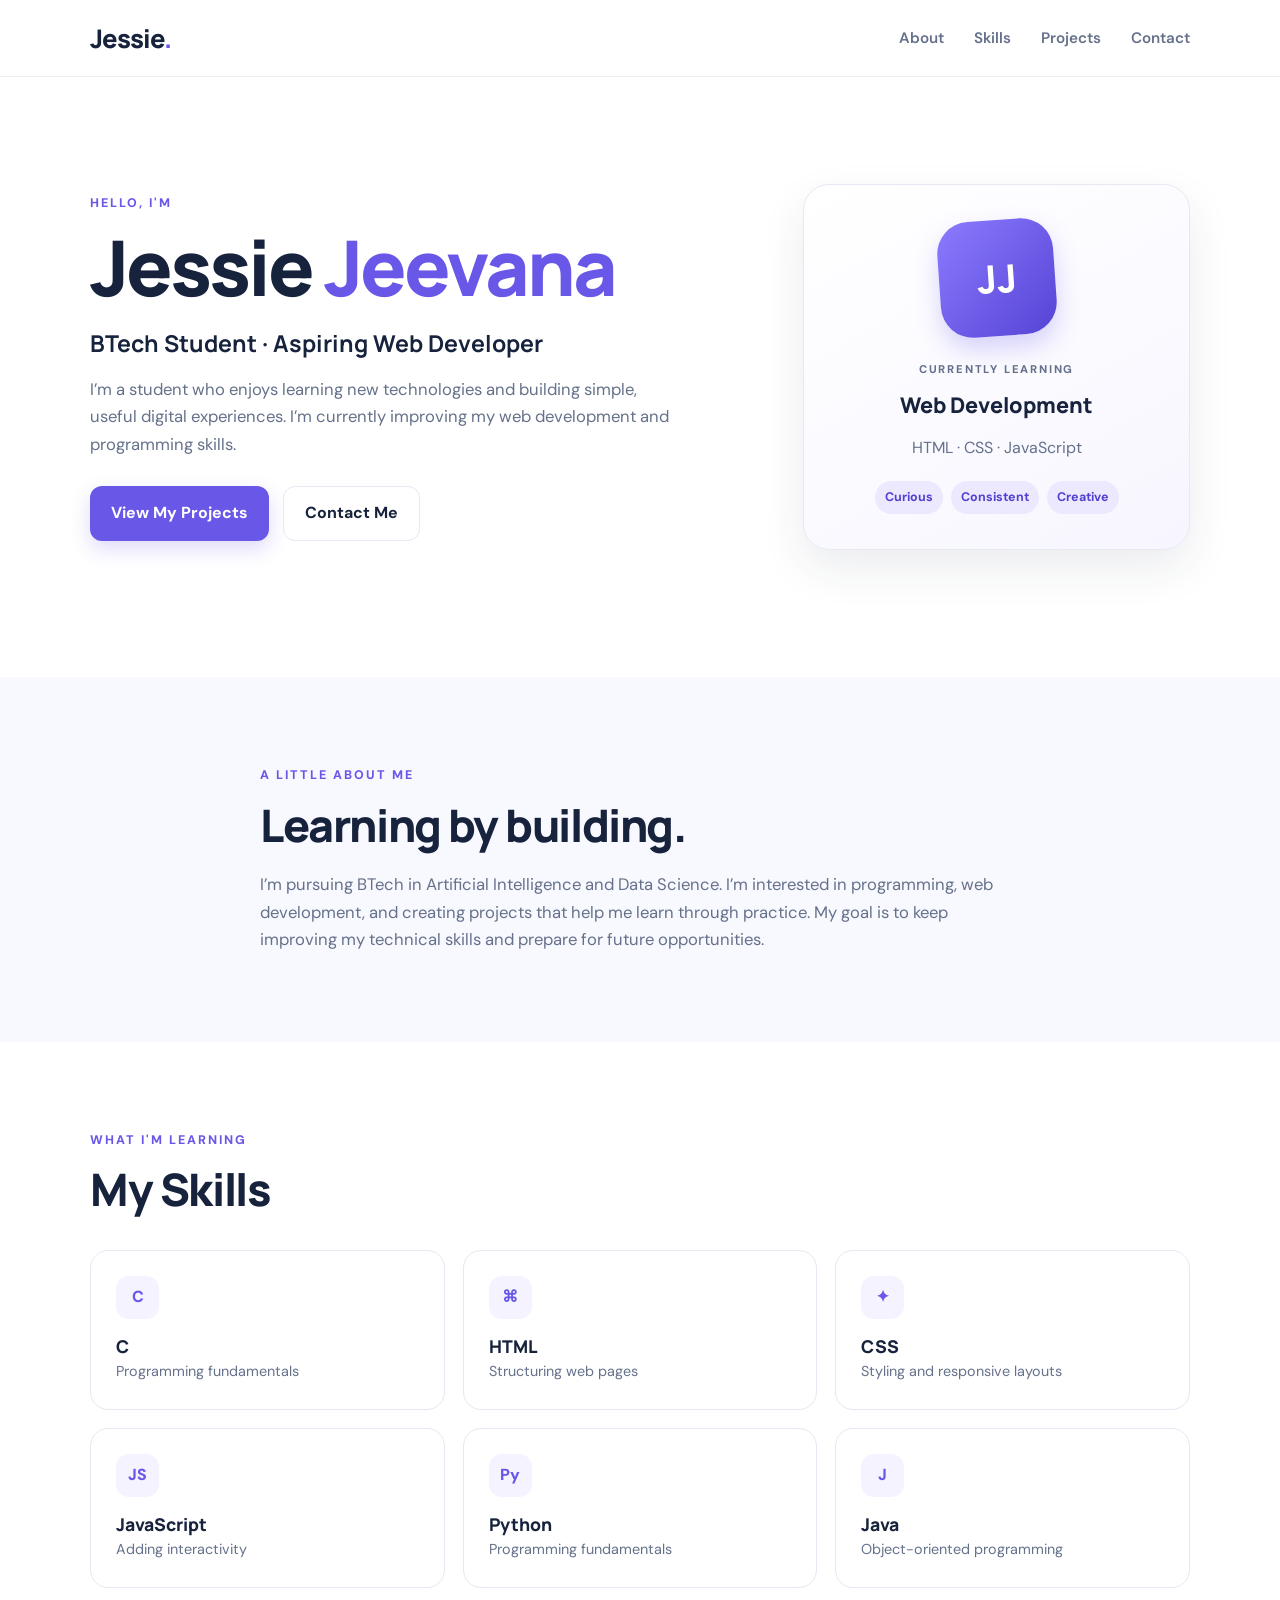
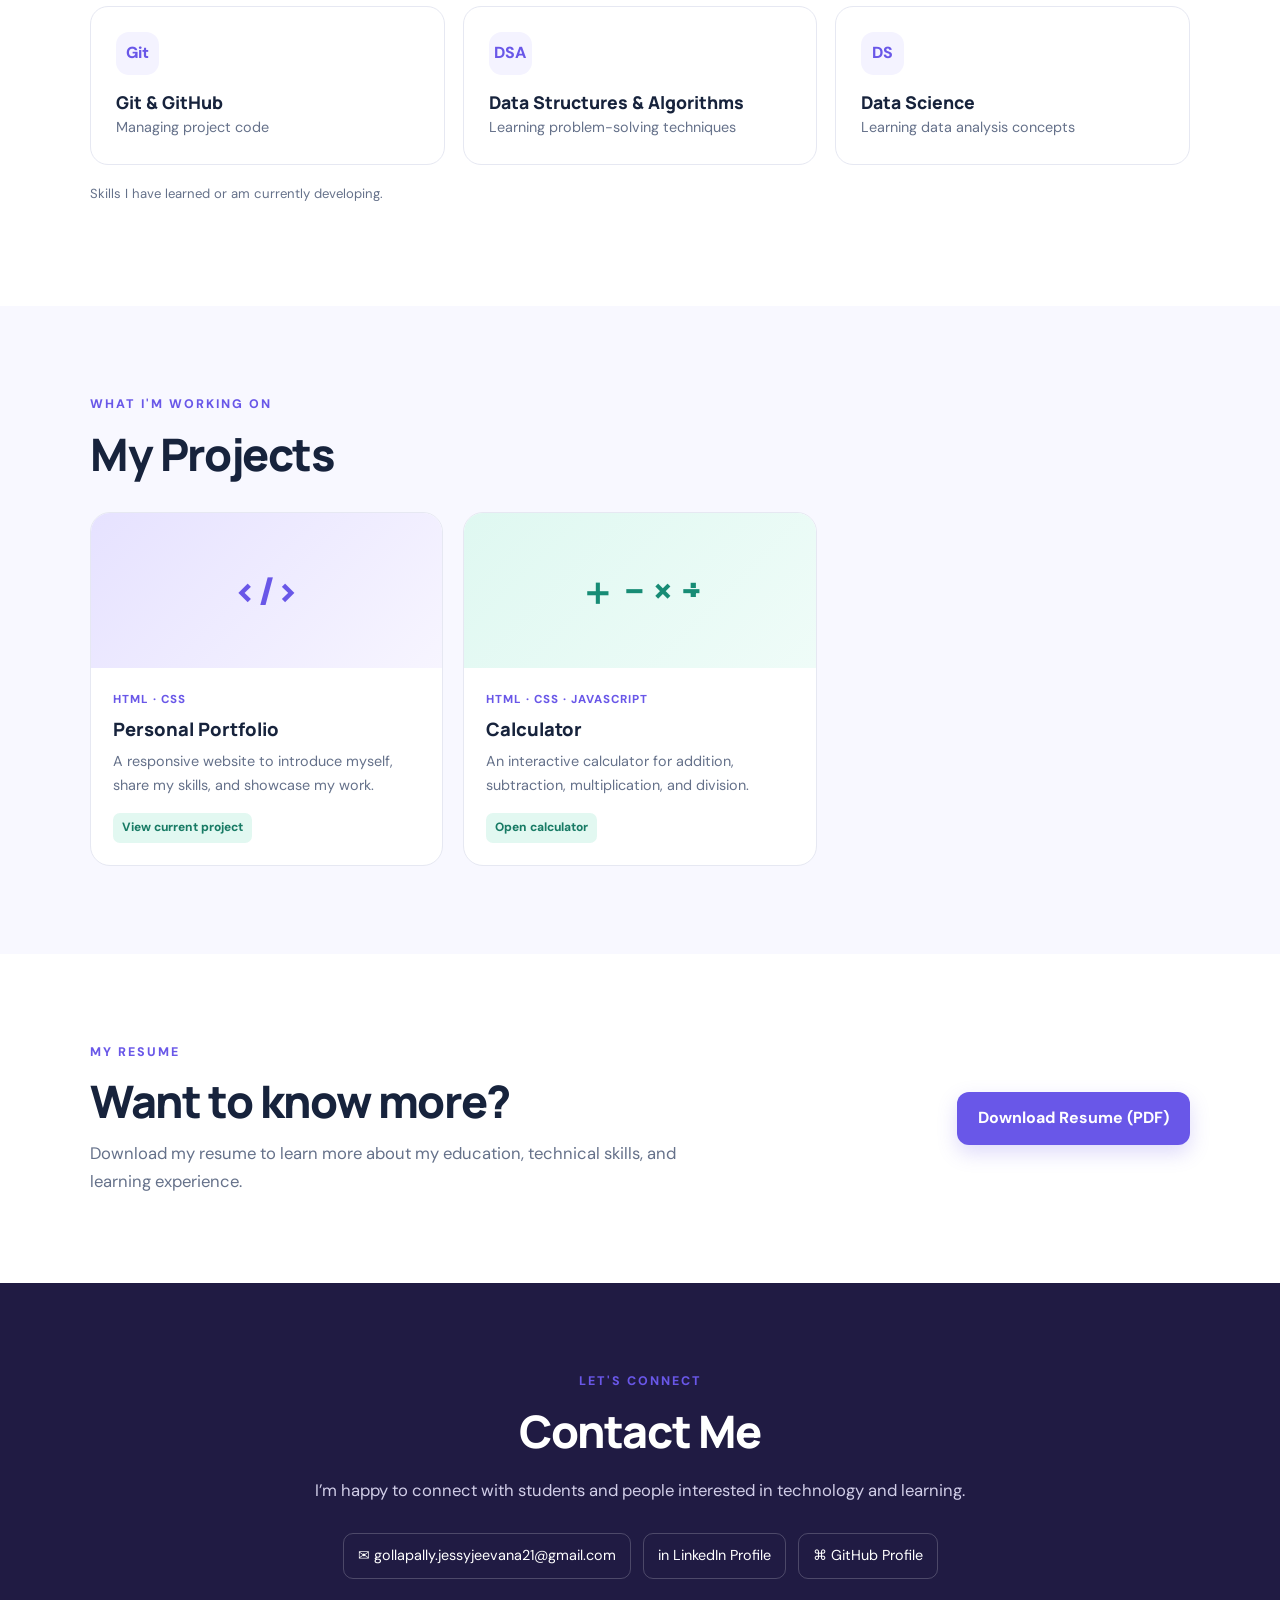
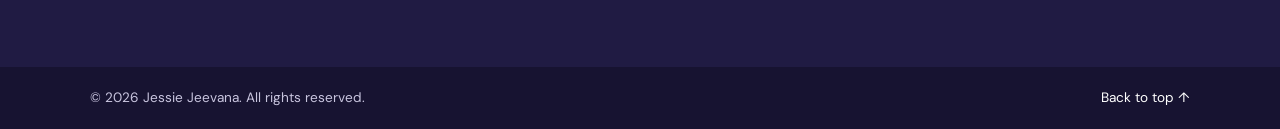
<file: index.html>
<!DOCTYPE html>
<html lang="en">
<head>
  <meta charset="UTF-8" />
  <meta name="viewport" content="width=device-width, initial-scale=1.0" />
  <meta name="description" content="Jessie's personal portfolio website." />
  <title>Jessie | Portfolio</title>
  <link rel="stylesheet" href="style.css" />
</head>
<body>
  <header class="site-header">
    <nav class="nav container" aria-label="Main navigation">
      <a class="logo" href="#home">Jessie<span>.</span></a>
      <button class="menu-toggle" id="menuToggle" aria-label="Toggle navigation" aria-expanded="false">☰</button>
      <ul class="nav-links" id="navLinks">
        <li><a href="#about">About</a></li>
        <li><a href="#skills">Skills</a></li>
        <li><a href="#projects">Projects</a></li>
        <li><a href="#contact">Contact</a></li>
      </ul>
    </nav>
  </header>

  <main>
    <section class="hero container" id="home">
      <div class="hero-copy">
        <p class="eyebrow">HELLO, I'M</p>
        <h1>Jessie <span>Jeevana</span></h1>
        <h2>BTech Student · Aspiring Web Developer</h2>
        <p class="intro">I’m a student who enjoys learning new technologies and building simple, useful digital experiences. I’m currently improving my web development and programming skills.</p>
        <div class="hero-actions">
          <a class="button primary" href="#projects">View My Projects</a>
          <a class="button secondary" href="#contact">Contact Me</a>
        </div>
      </div>
      <div class="hero-card" aria-label="Introduction card">
        <div class="avatar">JJ</div>
        <p class="card-label">CURRENTLY LEARNING</p>
        <h3>Web Development</h3>
        <p>HTML · CSS · JavaScript</p>
        <div class="mini-tags"><span>Curious</span><span>Consistent</span><span>Creative</span></div>
      </div>
    </section>

    <section class="section soft-bg" id="about">
      <div class="container narrow">
        <p class="eyebrow">A LITTLE ABOUT ME</p>
        <h2 class="section-title">Learning by building.</h2>
        <p class="section-text">I’m pursuing BTech in Artificial Intelligence and Data Science. I’m interested in programming, web development, and creating projects that help me learn through practice. My goal is to keep improving my technical skills and prepare for future opportunities.</p>
      </div>
    </section>

    <section class="section container" id="skills">
      <p class="eyebrow">WHAT I'M LEARNING</p>
      <h2 class="section-title">My Skills</h2>
      <div class="skills-grid">
        <article class="skill-card"><span class="skill-icon">C</span><h3>C</h3><p>Programming fundamentals</p></article>
        <article class="skill-card"><span class="skill-icon">⌘</span><h3>HTML</h3><p>Structuring web pages</p></article>
        <article class="skill-card"><span class="skill-icon">✦</span><h3>CSS</h3><p>Styling and responsive layouts</p></article>
        <article class="skill-card"><span class="skill-icon">JS</span><h3>JavaScript</h3><p>Adding interactivity</p></article>
        <article class="skill-card"><span class="skill-icon">Py</span><h3>Python</h3><p>Programming fundamentals</p></article>
        <article class="skill-card"><span class="skill-icon">J</span><h3>Java</h3><p>Object-oriented programming</p></article>
        <article class="skill-card"><span class="skill-icon">Git</span><h3>Git & GitHub</h3><p>Managing project code</p></article>
        <article class="skill-card"><span class="skill-icon">DSA</span><h3>Data Structures & Algorithms</h3><p>Learning problem-solving techniques</p></article>
        <article class="skill-card"><span class="skill-icon">DS</span><h3>Data Science</h3><p>Learning data analysis concepts</p></article>
      </div>
      <p class="small-note">Skills I have learned or am currently developing.</p>
    </section>

    <section class="section soft-bg" id="projects">
      <div class="container">
        <p class="eyebrow">WHAT I'M WORKING ON</p>
        <h2 class="section-title">My Projects</h2>
        <div class="projects-grid">
          <article class="project-card">
            <div class="project-art portfolio-art"><span>&lt;/&gt;</span></div>
            <div class="project-content">
              <p class="project-type">HTML · CSS</p>
              <h3>Personal Portfolio</h3>
              <p>A responsive website to introduce myself, share my skills, and showcase my work.</p>
              <a class="project-status" href="index.html">View current project</a>
            </div>
          </article>
          <article class="project-card">
            <div class="project-art calculator-art"><span>＋ − × ÷</span></div>
            <div class="project-content">
              <p class="project-type">HTML · CSS · JavaScript</p>
              <h3>Calculator</h3>
              <p>An interactive calculator for addition, subtraction, multiplication, and division.</p>
              <a class="project-status" href="calculator.html">Open calculator</a>
            </div>
          </article>
          
        </div>
      </div>
    </section>

    <section class="section container resume-section" id="resume">
      <div>
        <p class="eyebrow">MY RESUME</p>
        <h2 class="section-title">Want to know more?</h2>
        <p class="section-text">Download my resume to learn more about my education, technical skills, and learning experience.</p>
      </div>
      <a class="button primary" href="resume.pdf" download>Download Resume (PDF)</a>
    </section>

    <section class="section contact-section" id="contact">
      <div class="container narrow">
        <p class="eyebrow">LET'S CONNECT</p>
        <h2 class="section-title">Contact Me</h2>
        <p class="section-text">I’m happy to connect with students and people interested in technology and learning.</p>
        <div class="contact-links">
          <a href="mailto:gollapally.jessyjeevana21@gmail.com">✉ gollapally.jessyjeevana21@gmail.com</a>
          <a href="https://www.linkedin.com/in/jessy-jeevana-gollapally-1b00623a0/" target="_blank" rel="noopener">in LinkedIn Profile</a>
          <a href="https://github.com/gollapallyjessyjeevana21-maker" target="_blank" rel="noopener">⌘ GitHub Profile</a>
        </div>
      </div>
    </section>
  </main>

  <footer class="footer">
    <div class="container footer-inner">
      <p>© <span id="year"></span> Jessie Jeevana. All rights reserved.</p>
      <a href="#home">Back to top ↑</a>
    </div>
  </footer>
  <script src="script.js"></script>
</body>
</html>
</file>
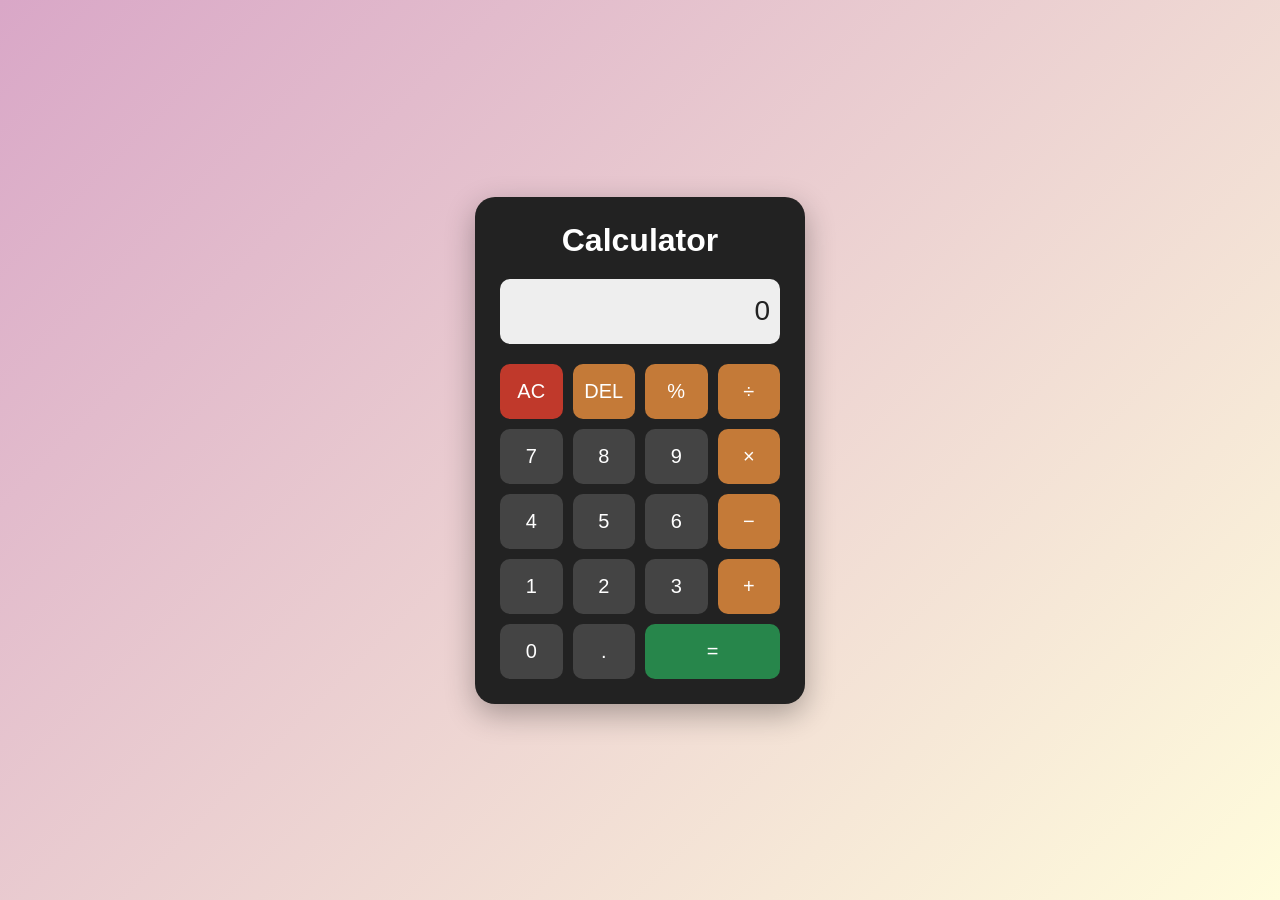
<file: calculator/index.html>
<!DOCTYPE html>
<html lang="en">
<head>
    <meta charset="UTF-8">
    <meta name="viewport" content="width=device-width, initial-scale=1.0">
    <title>My Calculator</title>
    <link rel="stylesheet" href="style.css">
</head>
<body>

    <div class="calculator">
        <h1>Calculator</h1>

        <input type="text" id="display" value="0" readonly>

        <div class="buttons">
            <button class="clear" onclick="clearDisplay()">AC</button>
            <button class="operator" onclick="deleteLast()">DEL</button>
            <button class="operator" onclick="appendValue('%')">%</button>
            <button class="operator" onclick="appendValue('/')">÷</button>

            <button onclick="appendValue('7')">7</button>
            <button onclick="appendValue('8')">8</button>
            <button onclick="appendValue('9')">9</button>
            <button class="operator" onclick="appendValue('*')">×</button>

            <button onclick="appendValue('4')">4</button>
            <button onclick="appendValue('5')">5</button>
            <button onclick="appendValue('6')">6</button>
            <button class="operator" onclick="appendValue('-')">−</button>

            <button onclick="appendValue('1')">1</button>
            <button onclick="appendValue('2')">2</button>
            <button onclick="appendValue('3')">3</button>
            <button class="operator" onclick="appendValue('+')">+</button>

            <button onclick="appendValue('0')">0</button>
            <button onclick="appendValue('.')">.</button>
            <button class="equal" onclick="calculate()">=</button>
        </div>
    </div>

    <script src="script.js"></script>
</body>
</html>
</file>
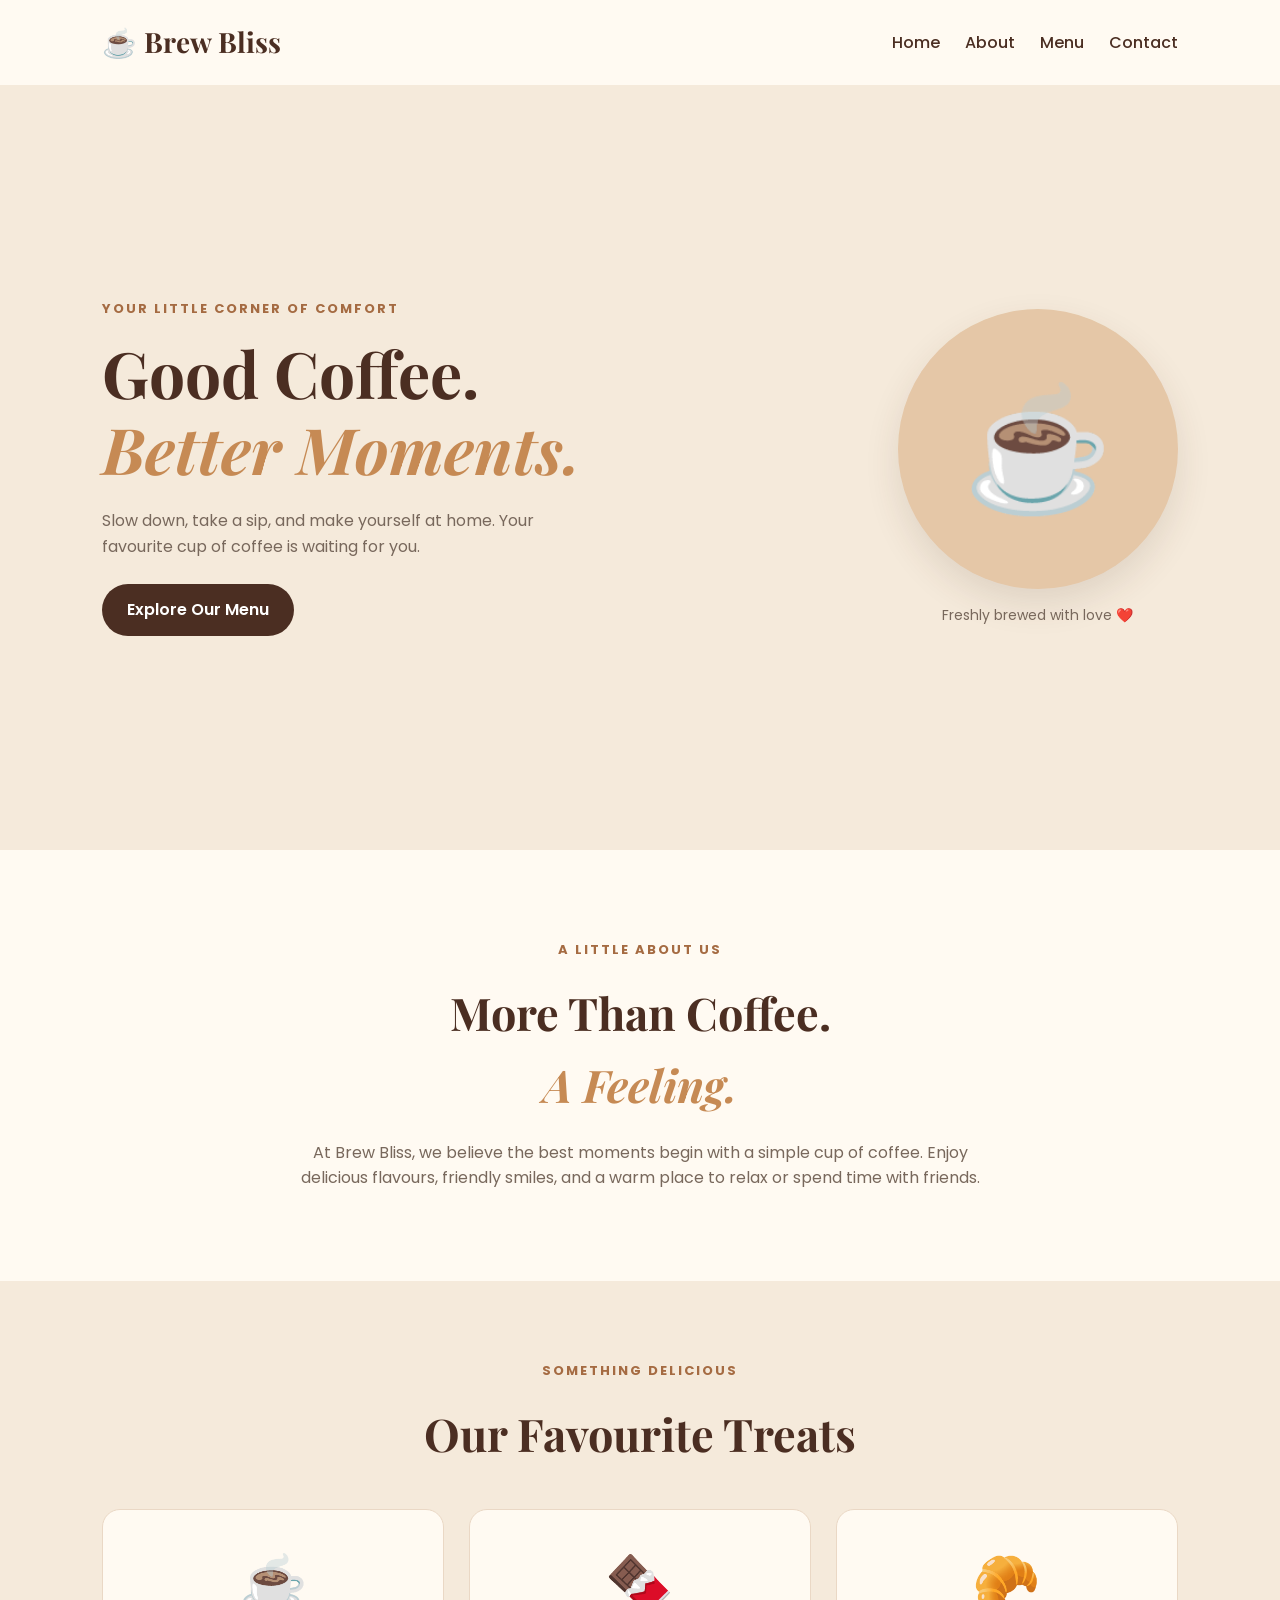
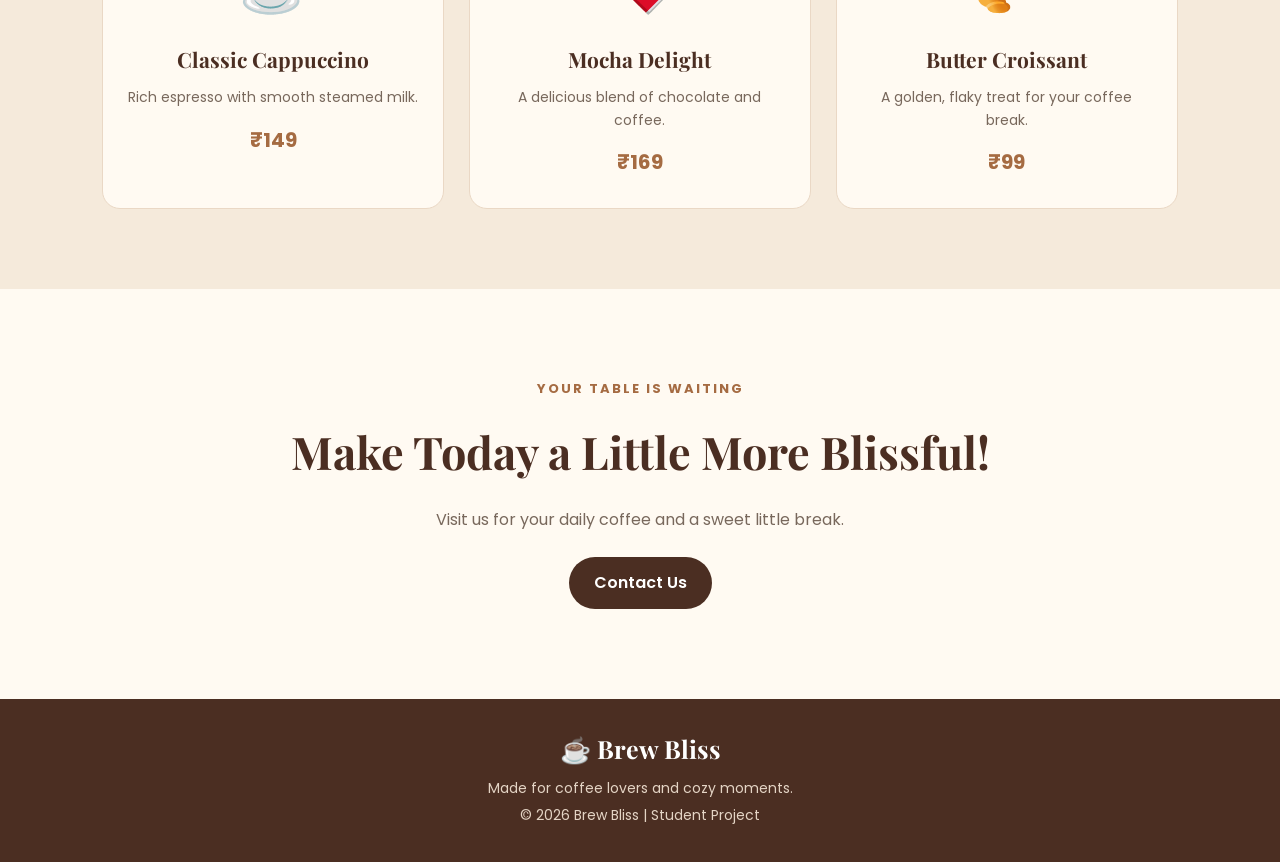
<file: landing-page/index.html>
<!DOCTYPE html>
<html lang="en">
<head>
    <meta charset="UTF-8">
    <meta name="viewport" content="width=device-width, initial-scale=1.0">
    <title>Brew Bliss | Coffee Shop</title>
    <link rel="stylesheet" href="style.css">
</head>

<body>

    <header>
        <h2>☕ Brew Bliss</h2>

        <nav>
            <a href="#home">Home</a>
            <a href="#about">About</a>
            <a href="#menu">Menu</a>
            <a href="#contact">Contact</a>
        </nav>
    </header>

    <section class="hero" id="home">
        <div class="hero-content">
            <p class="tagline">YOUR LITTLE CORNER OF COMFORT</p>

            <h1>Good Coffee.<br>
                <span>Better Moments.</span>
            </h1>

            <p>
                Slow down, take a sip, and make yourself at home.
                Your favourite cup of coffee is waiting for you.
            </p>

            <a href="#menu" class="btn">Explore Our Menu</a>
        </div>

        <div class="coffee-art">
            <div class="coffee-circle">
                ☕
            </div>
            <p>Freshly brewed with love ❤️</p>
        </div>
    </section>

    <section class="about" id="about">
        <p class="tagline">A LITTLE ABOUT US</p>

        <h2>More Than Coffee.<br>
            <span>A Feeling.</span>
        </h2>

        <p>
            At Brew Bliss, we believe the best moments begin with
            a simple cup of coffee. Enjoy delicious flavours, friendly
            smiles, and a warm place to relax or spend time with friends.
        </p>
    </section>

    <section class="menu" id="menu">
        <p class="tagline">SOMETHING DELICIOUS</p>

        <h2>Our Favourite Treats</h2>

        <div class="menu-container">

            <div class="menu-card">
                <div class="food-icon">☕</div>
                <h3>Classic Cappuccino</h3>
                <p>Rich espresso with smooth steamed milk.</p>
                <h4>₹149</h4>
            </div>

            <div class="menu-card">
                <div class="food-icon">🍫</div>
                <h3>Mocha Delight</h3>
                <p>A delicious blend of chocolate and coffee.</p>
                <h4>₹169</h4>
            </div>

            <div class="menu-card">
                <div class="food-icon">🥐</div>
                <h3>Butter Croissant</h3>
                <p>A golden, flaky treat for your coffee break.</p>
                <h4>₹99</h4>
            </div>

        </div>
    </section>

    <section class="contact" id="contact">
        <p class="tagline">YOUR TABLE IS WAITING</p>

        <h2>Make Today a Little More Blissful!</h2>

        <p>Visit us for your daily coffee and a sweet little break.</p>

        <a href="mailto:hello@brewbliss.example" class="btn">
            Contact Us
        </a>
    </section>

    <footer>
        <h3>☕ Brew Bliss</h3>
        <p>Made for coffee lovers and cozy moments.</p>
        <p>© 2026 Brew Bliss | Student Project</p>
    </footer>

</body>
          </html>
</file>
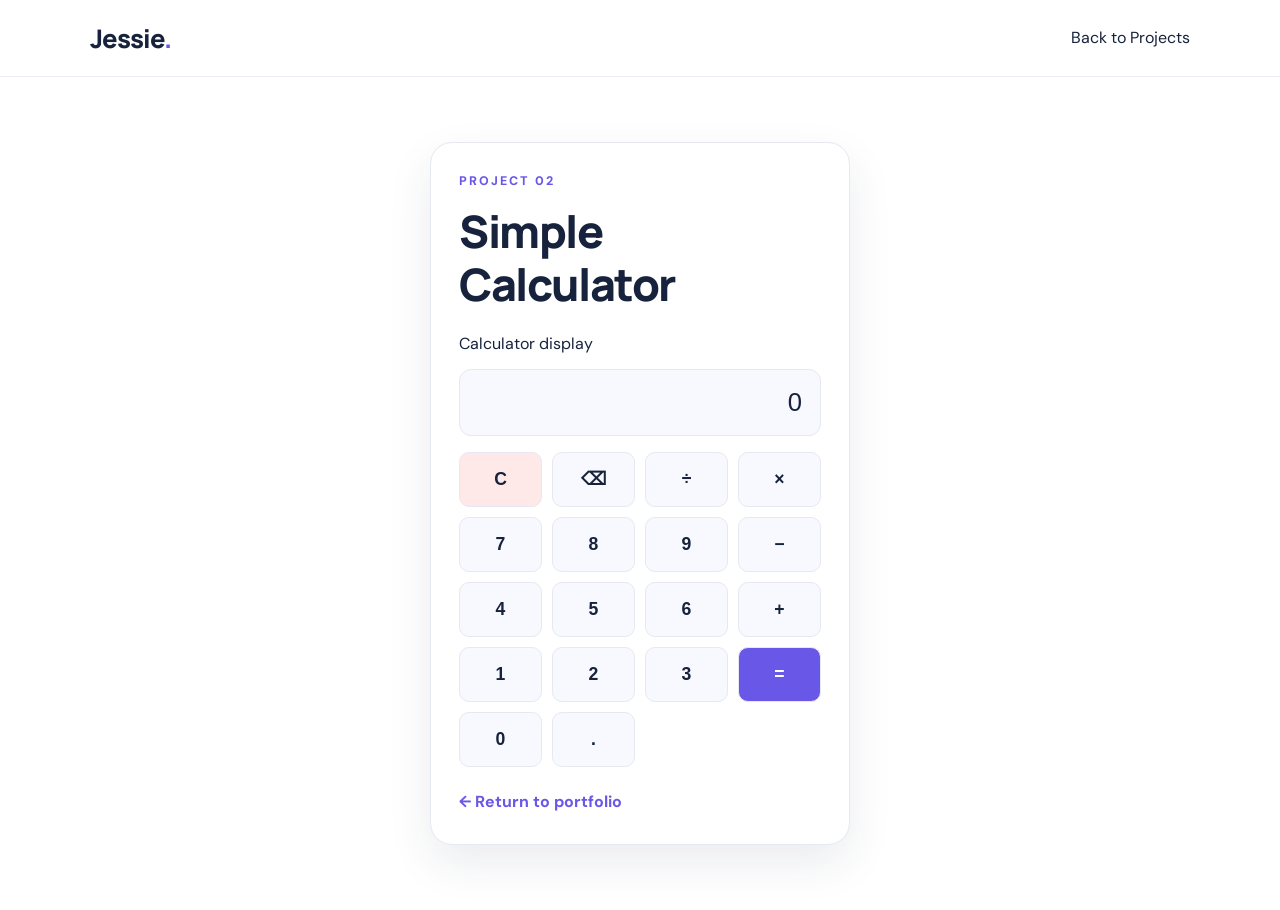
<file: calculator.html>
<!DOCTYPE html>
<html lang="en">
<head>
  <meta charset="UTF-8"><meta name="viewport" content="width=device-width, initial-scale=1.0">
  <title>Simple Calculator | Jessie Jeevana</title>
  <link rel="stylesheet" href="style.css">
  <style>
    .calc-wrap{max-width:420px;margin:65px auto;padding:28px;border:1px solid var(--line);border-radius:22px;box-shadow:var(--shadow);background:#fff}
    .calc-display{width:100%;padding:18px;margin:12px 0 16px;border:1px solid var(--line);border-radius:12px;font-size:1.6rem;text-align:right;background:#f8f8ff;color:var(--ink)}
    .calc-grid{display:grid;grid-template-columns:repeat(4,1fr);gap:10px}
    .calc-grid button{padding:16px 8px;border:1px solid var(--line);border-radius:10px;background:#f8f8ff;font-size:1.1rem;font-weight:700;cursor:pointer;color:var(--ink)}
    .calc-grid button:hover{background:#ece9ff}.calc-grid .equals{background:var(--accent);color:#fff}.calc-grid .clear{background:#ffe8e8}
    .back-link{display:inline-block;margin-top:22px;color:var(--accent);font-weight:700}
  </style>
</head>
<body>
  <header class="site-header"><nav class="nav container"><a class="logo" href="index.html">Jessie<span>.</span></a><a href="index.html#projects">Back to Projects</a></nav></header>
  <main class="container"><section class="calc-wrap">
    <p class="eyebrow">PROJECT 02</p><h1 class="section-title">Simple Calculator</h1>
    <label for="display">Calculator display</label><input class="calc-display" id="display" value="0" readonly aria-live="polite">
    <div class="calc-grid">
      <button class="clear" data-action="clear">C</button><button data-action="delete">⌫</button><button data-value="/">÷</button><button data-value="*">×</button>
      <button data-value="7">7</button><button data-value="8">8</button><button data-value="9">9</button><button data-value="-">−</button>
      <button data-value="4">4</button><button data-value="5">5</button><button data-value="6">6</button><button data-value="+">+</button>
      <button data-value="1">1</button><button data-value="2">2</button><button data-value="3">3</button><button class="equals" data-action="equals">=</button>
      <button data-value="0">0</button><button data-value=".">.</button>
    </div><a class="back-link" href="index.html#projects">← Return to portfolio</a>
  </section></main>
  <script>
    const display=document.getElementById('display'); let expression='';
    document.querySelectorAll('.calc-grid button').forEach(button=>button.addEventListener('click',()=>{
      const value=button.dataset.value, action=button.dataset.action;
      if(action==='clear'){expression='';display.value='0';return;}
      if(action==='delete'){expression=expression.slice(0,-1);display.value=expression||'0';return;}
      if(action==='equals'){
        if(!expression || !/^[0-9+*/.() -]+$/.test(expression)) return;
        try { const result=Function('"use strict"; return ('+expression+')')(); if(Number.isFinite(result)){expression=String(result);display.value=expression;}else{display.value='Error';expression='';} }
        catch{display.value='Error';expression='';} return;
      }
      if(value!==undefined){expression+=value;display.value=expression;}
    }));
  </script>
</body>
</html>
</file>
<file: style.css>
@import url('https://fonts.googleapis.com/css2?family=DM+Sans:wght@400;500;600;700&family=Manrope:wght@400;500;600;700;800&display=swap');

:root {
  --ink: #17233c;
  --muted: #65718a;
  --accent: #6957e8;
  --accent-dark: #5140cf;
  --pale: #f4f3ff;
  --line: #e6e8f2;
  --white: #ffffff;
  --shadow: 0 18px 45px rgba(31, 39, 76, 0.09);
}
* { box-sizing: border-box; }
html { scroll-behavior: smooth; }
body {
  margin: 0;
  font-family: 'DM Sans', sans-serif;
  color: var(--ink);
  background: var(--white);
  line-height: 1.65;
}
a { color: inherit; text-decoration: none; }
.container { width: min(1100px, 90%); margin: 0 auto; }
.narrow { max-width: 760px; }
.site-header {
  position: sticky; top: 0; z-index: 10;
  background: rgba(255,255,255,.92);
  backdrop-filter: blur(12px);
  border-bottom: 1px solid rgba(230,232,242,.8);
}
.nav { min-height: 76px; display: flex; align-items: center; justify-content: space-between; }
.logo { font: 800 1.6rem 'Manrope', sans-serif; letter-spacing: -1px; }
.logo span, .hero h1 span { color: var(--accent); }
.nav-links { display: flex; gap: 30px; list-style: none; padding: 0; margin: 0; }
.nav-links a { color: var(--muted); font-weight: 600; font-size: .95rem; }
.nav-links a:hover { color: var(--accent); }
.menu-toggle { display: none; border: 0; background: transparent; font-size: 1.5rem; color: var(--ink); }
.hero { min-height: 600px; display: grid; grid-template-columns: 1.35fr .8fr; gap: 60px; align-items: center; padding-top: 60px; padding-bottom: 80px; }
.eyebrow { color: var(--accent); font-size: .78rem; font-weight: 800; letter-spacing: 2px; margin: 0 0 12px; }
.hero h1 { font: 800 clamp(2.8rem, 6vw, 4.8rem)/1.08 'Manrope', sans-serif; letter-spacing: -3px; margin: 0 0 18px; }
.hero h2 { font: 700 clamp(1.1rem, 2.2vw, 1.45rem)/1.4 'Manrope', sans-serif; margin: 0 0 16px; }
.intro, .section-text { color: var(--muted); font-size: 1.04rem; }
.intro { max-width: 580px; }
.hero-actions { display: flex; flex-wrap: wrap; gap: 14px; margin-top: 28px; }
.button { display: inline-flex; justify-content: center; align-items: center; border-radius: 12px; padding: 13px 21px; font-weight: 700; transition: .2s ease; }
.button:hover { transform: translateY(-2px); }
.primary { background: var(--accent); color: white; box-shadow: 0 8px 20px rgba(105,87,232,.22); }
.primary:hover { background: var(--accent-dark); }
.secondary { border: 1px solid var(--line); background: white; }
.hero-card { padding: 35px 30px; border: 1px solid var(--line); border-radius: 26px; text-align: center; background: linear-gradient(150deg, #fff, #f7f6ff); box-shadow: var(--shadow); }
.avatar { width: 116px; height: 116px; margin: 0 auto 24px; display: grid; place-items: center; border-radius: 32px; color: white; background: linear-gradient(135deg, #8c7bff, #5543d5); font: 800 2.4rem 'Manrope', sans-serif; transform: rotate(-4deg); box-shadow: 0 12px 25px rgba(105,87,232,.25); }
.card-label { color: var(--muted); font-size: .7rem; letter-spacing: 1.8px; font-weight: 800; }
.hero-card h3 { font: 800 1.35rem 'Manrope', sans-serif; margin: 5px 0; }
.hero-card p { color: var(--muted); }
.mini-tags { display: flex; justify-content: center; gap: 8px; flex-wrap: wrap; margin-top: 20px; }
.mini-tags span { padding: 6px 10px; border-radius: 100px; background: #ece9ff; color: #5140cf; font-size: .78rem; font-weight: 700; }
.section { padding-top: 88px; padding-bottom: 88px; }
.soft-bg { background: #f8f8ff; }
.section-title { font: 800 clamp(2rem, 4vw, 2.8rem)/1.2 'Manrope', sans-serif; letter-spacing: -1.4px; margin: 0 0 20px; }
.section-text { margin: 0; }
.skills-grid { display: grid; grid-template-columns: repeat(3, 1fr); gap: 18px; margin-top: 34px; }
.skill-card { padding: 25px; border: 1px solid var(--line); border-radius: 18px; background: white; transition: .2s; }
.skill-card:hover, .project-card:hover { transform: translateY(-4px); box-shadow: var(--shadow); }
.skill-icon { width: 43px; height: 43px; display: grid; place-items: center; border-radius: 13px; background: var(--pale); color: var(--accent); font-weight: 800; }
.skill-card h3 { margin: 15px 0 2px; font: 800 1.1rem 'Manrope', sans-serif; }
.skill-card p { color: var(--muted); margin: 0; font-size: .9rem; }
.small-note { color: var(--muted); font-size: .82rem; margin-top: 18px; }
.projects-grid { display: grid; grid-template-columns: repeat(3, 1fr); gap: 20px; margin-top: 32px; }
.project-card { overflow: hidden; border: 1px solid var(--line); border-radius: 20px; background: white; transition: .2s; }
.project-art { height: 155px; display: grid; place-items: center; font: 800 2.4rem 'Manrope', sans-serif; }
.portfolio-art { background: linear-gradient(135deg, #e6e2ff, #f7f5ff); color: #6957e8; }
.calculator-art { background: linear-gradient(135deg, #dff8f1, #effcf8); color: #178c75; }
.landing-art { background: linear-gradient(135deg, #ffe8d7, #fff7ef); color: #d87936; }
.project-content { padding: 22px; }
.project-type { font-size: .72rem; color: var(--accent); letter-spacing: 1px; font-weight: 800; text-transform: uppercase; margin: 0 0 7px; }
.project-content h3 { font: 800 1.15rem 'Manrope', sans-serif; margin: 0 0 8px; }
.project-content p:not(.project-type) { color: var(--muted); font-size: .9rem; margin: 0 0 15px; }
.project-status { display: inline-block; color: #187b65; background: #e2f8f1; border-radius: 7px; padding: 5px 9px; font-size: .75rem; font-weight: 800; }
.project-status.planned { color: #8a6414; background: #fff4d8; }
.resume-section { display: flex; align-items: center; justify-content: space-between; gap: 30px; }
.resume-section .section-title { margin-bottom: 12px; }
.resume-section .section-text { max-width: 600px; }
.contact-section { background: #201b43; color: white; text-align: center; }
.contact-section .section-title { color: white; }
.contact-section .section-text { color: #d1cee8; }
.contact-links { display: flex; justify-content: center; flex-wrap: wrap; gap: 12px; margin-top: 28px; }
.contact-links a { color: white; border: 1px solid rgba(255,255,255,.2); padding: 10px 14px; border-radius: 10px; font-size: .9rem; }
.contact-links a:hover { background: rgba(255,255,255,.1); }
.footer { background: #171331; color: #c9c5df; padding: 20px 0; font-size: .85rem; }
.footer-inner { display: flex; justify-content: space-between; gap: 20px; }
.footer p { margin: 0; }
.footer a { color: white; }
@media (max-width: 800px) {
  .hero { grid-template-columns: 1fr; gap: 35px; min-height: auto; padding-top: 65px; }
  .hero-card { max-width: 420px; }
  .skills-grid, .projects-grid { grid-template-columns: repeat(2, 1fr); }
  .resume-section { align-items: flex-start; flex-direction: column; }
}
@media (max-width: 560px) {
  .nav { min-height: 68px; }
  .menu-toggle { display: block; }
  .nav-links { display: none; position: absolute; top: 68px; left: 0; right: 0; flex-direction: column; gap: 0; padding: 10px 5%; background: white; border-bottom: 1px solid var(--line); }
  .nav-links.open { display: flex; }
  .nav-links a { display: block; padding: 12px 0; }
  .hero h1 { letter-spacing: -2px; }
  .skills-grid, .projects-grid { grid-template-columns: 1fr; }
  .section { padding-top: 65px; padding-bottom: 65px; }
  .footer-inner { flex-direction: column; }
}
</file>
<file: calculator/style.css>
* {
    margin: 0;
    padding: 0;
    box-sizing: border-box;
}

body {
    min-height: 100vh;
    display: flex;
    justify-content: center;
    align-items: center;
    background: linear-gradient(135deg, #d9a7c7, #fffcdc);
    font-family: Arial, sans-serif;
}

.calculator {
    width: 330px;
    padding: 25px;
    border-radius: 20px;
    background: #222;
    box-shadow: 0 10px 30px rgba(0, 0, 0, 0.3);
}

h1 {
    text-align: center;
    color: white;
    margin-bottom: 20px;
}

#display {
    width: 100%;
    height: 65px;
    margin-bottom: 20px;
    padding: 10px;
    border: none;
    border-radius: 10px;
    background: #eee;
    color: #222;
    text-align: right;
    font-size: 28px;
}

.buttons {
    display: grid;
    grid-template-columns: repeat(4, 1fr);
    gap: 10px;
}

button {
    height: 55px;
    border: none;
    border-radius: 10px;
    background: #444;
    color: white;
    font-size: 20px;
    cursor: pointer;
    transition: 0.2s;
}

button:hover {
    background: #666;
}

.operator {
    background: #c47a38;
}

.operator:hover {
    background: #e09550;
}

.clear {
    background: #c0392b;
}

.clear:hover {
    background: #e74c3c;
}

.equal {
    grid-column: span 2;
    background: #27864b;
}

.equal:hover {
    background: #32a85f;
  }
</file>
<file: landing-page/style.css>
@import url('https://fonts.googleapis.com/css2?family=Poppins:wght@400;500;600;700&family=Playfair+Display:wght@500;600;700&display=swap');

* {
    margin: 0;
    padding: 0;
    box-sizing: border-box;
    scroll-behavior: smooth;
}

body {
    font-family: 'Poppins', sans-serif;
    background: #fffaf2;
    color: #4b2e22;
    line-height: 1.6;
}

header {
    display: flex;
    justify-content: space-between;
    align-items: center;
    padding: 20px 8%;
    background: #fffaf2;
}

header h2 {
    font-family: 'Playfair Display', serif;
    font-size: 28px;
}

nav {
    display: flex;
    gap: 25px;
}

nav a {
    text-decoration: none;
    color: #4b2e22;
    font-weight: 500;
}

nav a:hover {
    color: #c68a54;
}

.hero {
    min-height: 85vh;
    padding: 60px 8%;
    display: flex;
    align-items: center;
    justify-content: space-between;
    gap: 40px;
    background: #f5eadb;
}

.hero-content {
    max-width: 550px;
}

.tagline {
    color: #a56b42;
    font-size: 13px;
    font-weight: 700;
    letter-spacing: 2px;
    margin-bottom: 15px;
}

.hero h1 {
    font-family: 'Playfair Display', serif;
    font-size: clamp(38px, 5vw, 65px);
    line-height: 1.2;
    margin-bottom: 20px;
}

.hero h1 span,
.about h2 span {
    color: #c68a54;
    font-style: italic;
}

.hero-content > p:not(.tagline) {
    color: #78685c;
    margin-bottom: 25px;
    max-width: 450px;
}

.btn {
    display: inline-block;
    padding: 13px 25px;
    background: #4b2e22;
    color: white;
    border-radius: 30px;
    text-decoration: none;
    font-weight: 600;
    transition: 0.3s;
}

.btn:hover {
    background: #a56b42;
    transform: translateY(-3px);
}

.coffee-art {
    text-align: center;
    min-width: 280px;
}

.coffee-circle {
    width: 280px;
    height: 280px;
    border-radius: 50%;
    background: #e5c7a7;
    display: flex;
    align-items: center;
    justify-content: center;
    font-size: 120px;
    margin: 0 auto 15px;
    box-shadow: 0 15px 35px rgba(75, 46, 34, 0.12);
}

.coffee-art p {
    color: #78685c;
    font-size: 14px;
}

.about {
    text-align: center;
    padding: 90px 8%;
}

.about h2,
.menu h2,
.contact h2 {
    font-family: 'Playfair Display', serif;
    font-size: clamp(32px, 4vw, 45px);
    margin-bottom: 20px;
}

.about > p:last-child {
    max-width: 700px;
    margin: auto;
    color: #78685c;
}

.menu {
    text-align: center;
    padding: 80px 8%;
    background: #f5eadb;
}

.menu-container {
    display: grid;
    grid-template-columns: repeat(3, 1fr);
    gap: 25px;
    margin-top: 40px;
}

.menu-card {
    background: #fffaf2;
    padding: 30px 22px;
    border-radius: 18px;
    border: 1px solid #ead8c5;
    transition: 0.3s;
}

.menu-card:hover {
    transform: translateY(-8px);
    box-shadow: 0 12px 25px rgba(75, 46, 34, 0.1);
}

.food-icon {
    font-size: 55px;
    margin-bottom: 15px;
}

.menu-card h3 {
    font-family: 'Playfair Display', serif;
    font-size: 21px;
    margin-bottom: 10px;
}

.menu-card p {
    color: #78685c;
    font-size: 14px;
    margin-bottom: 15px;
}

.menu-card h4 {
    color: #a56b42;
    font-size: 20px;
}

.contact {
    text-align: center;
    padding: 90px 8%;
}

.contact p:not(.tagline) {
    color: #78685c;
    margin-bottom: 25px;
}

footer {
    background: #4b2e22;
    color: white;
    text-align: center;
    padding: 30px 15px;
}

footer h3 {
    font-family: 'Playfair Display', serif;
    font-size: 25px;
    margin-bottom: 8px;
}

footer p {
    color: #e4d4c5;
    font-size: 14px;
    margin-bottom: 5px;
}

@media (max-width: 768px) {
    header {
        flex-direction: column;
        gap: 15px;
        padding: 20px 5%;
    }

    nav {
        gap: 15px;
        flex-wrap: wrap;
        justify-content: center;
        font-size: 14px;
    }

    .hero {
        flex-direction: column;
        text-align: center;
        padding: 55px 6%;
    }

    .hero-content > p:not(.tagline) {
        margin-left: auto;
        margin-right: auto;
    }

    .coffee-circle {
        width: 230px;
        height: 230px;
        font-size: 95px;
    }

    .menu-container {
        grid-template-columns: 1fr;
    }

    .about,
    .menu,
    .contact {
        padding: 65px 6%;
    }
  }
</file>
